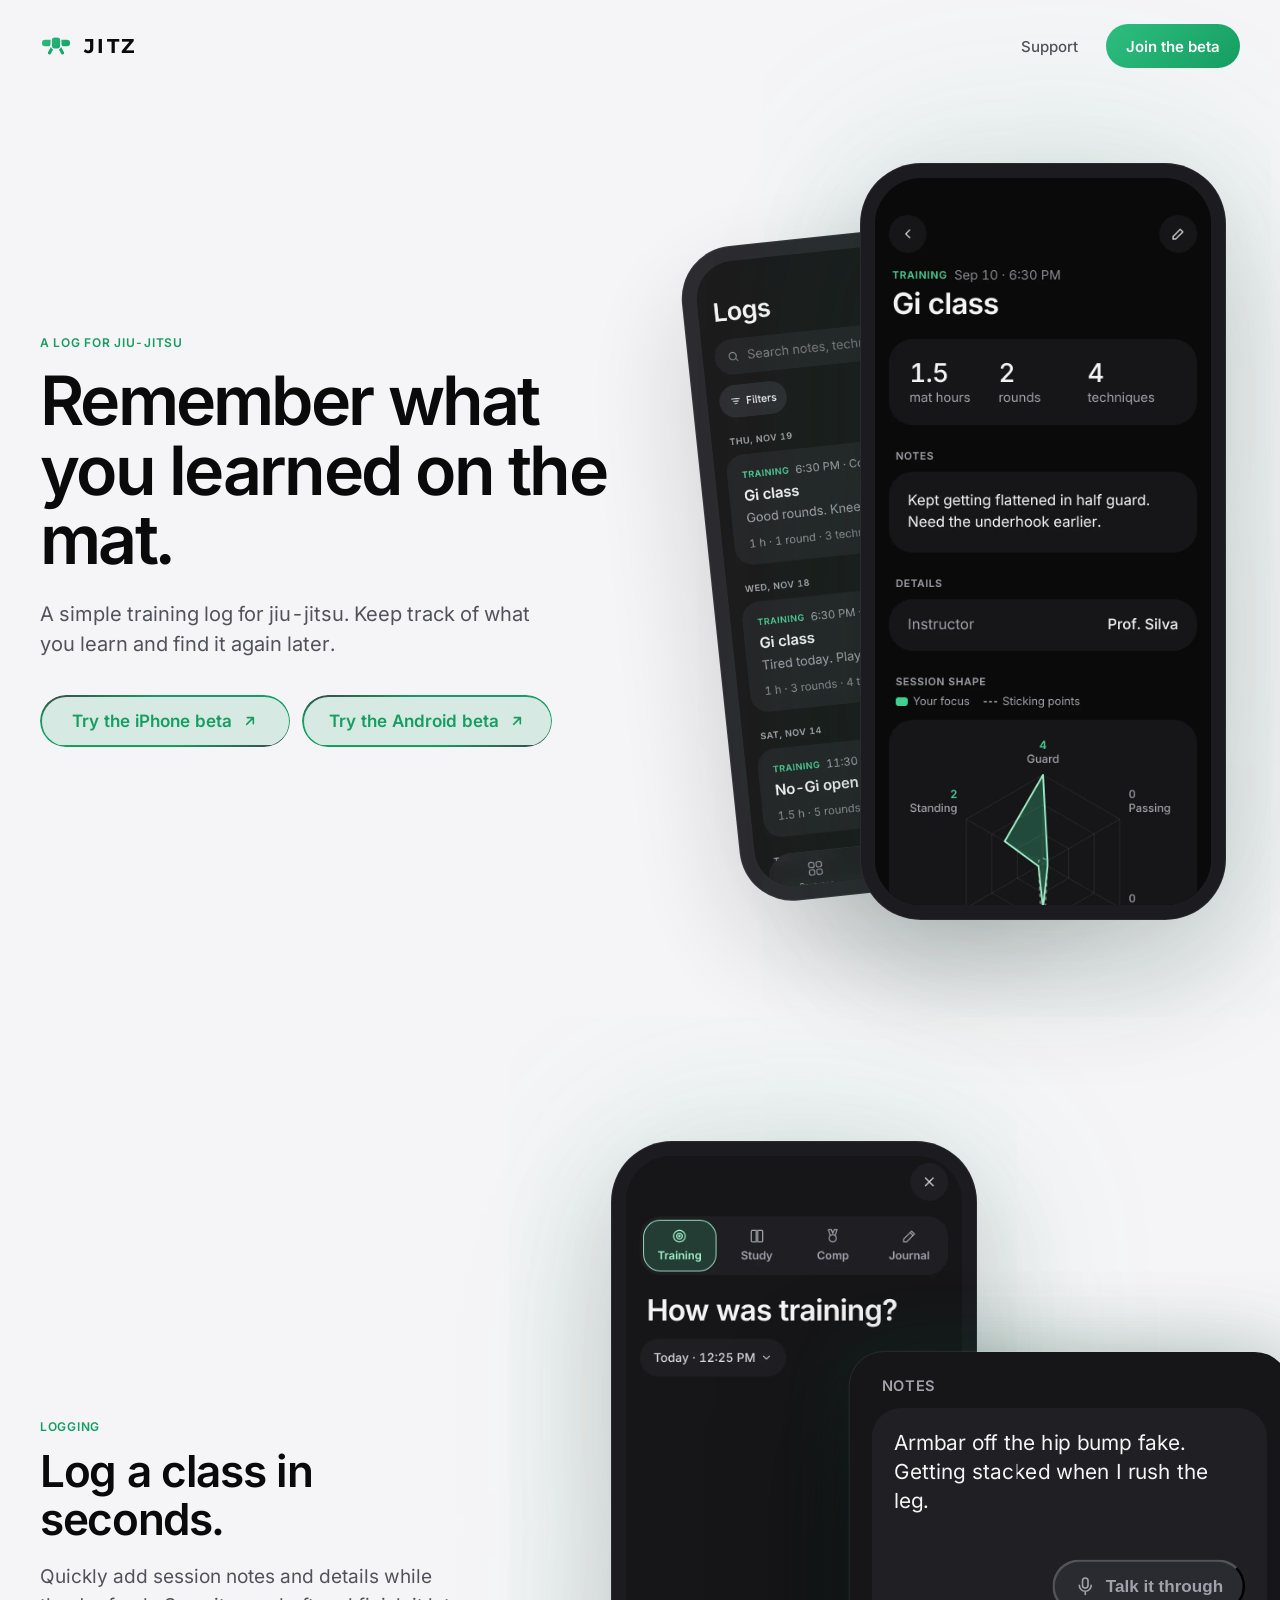
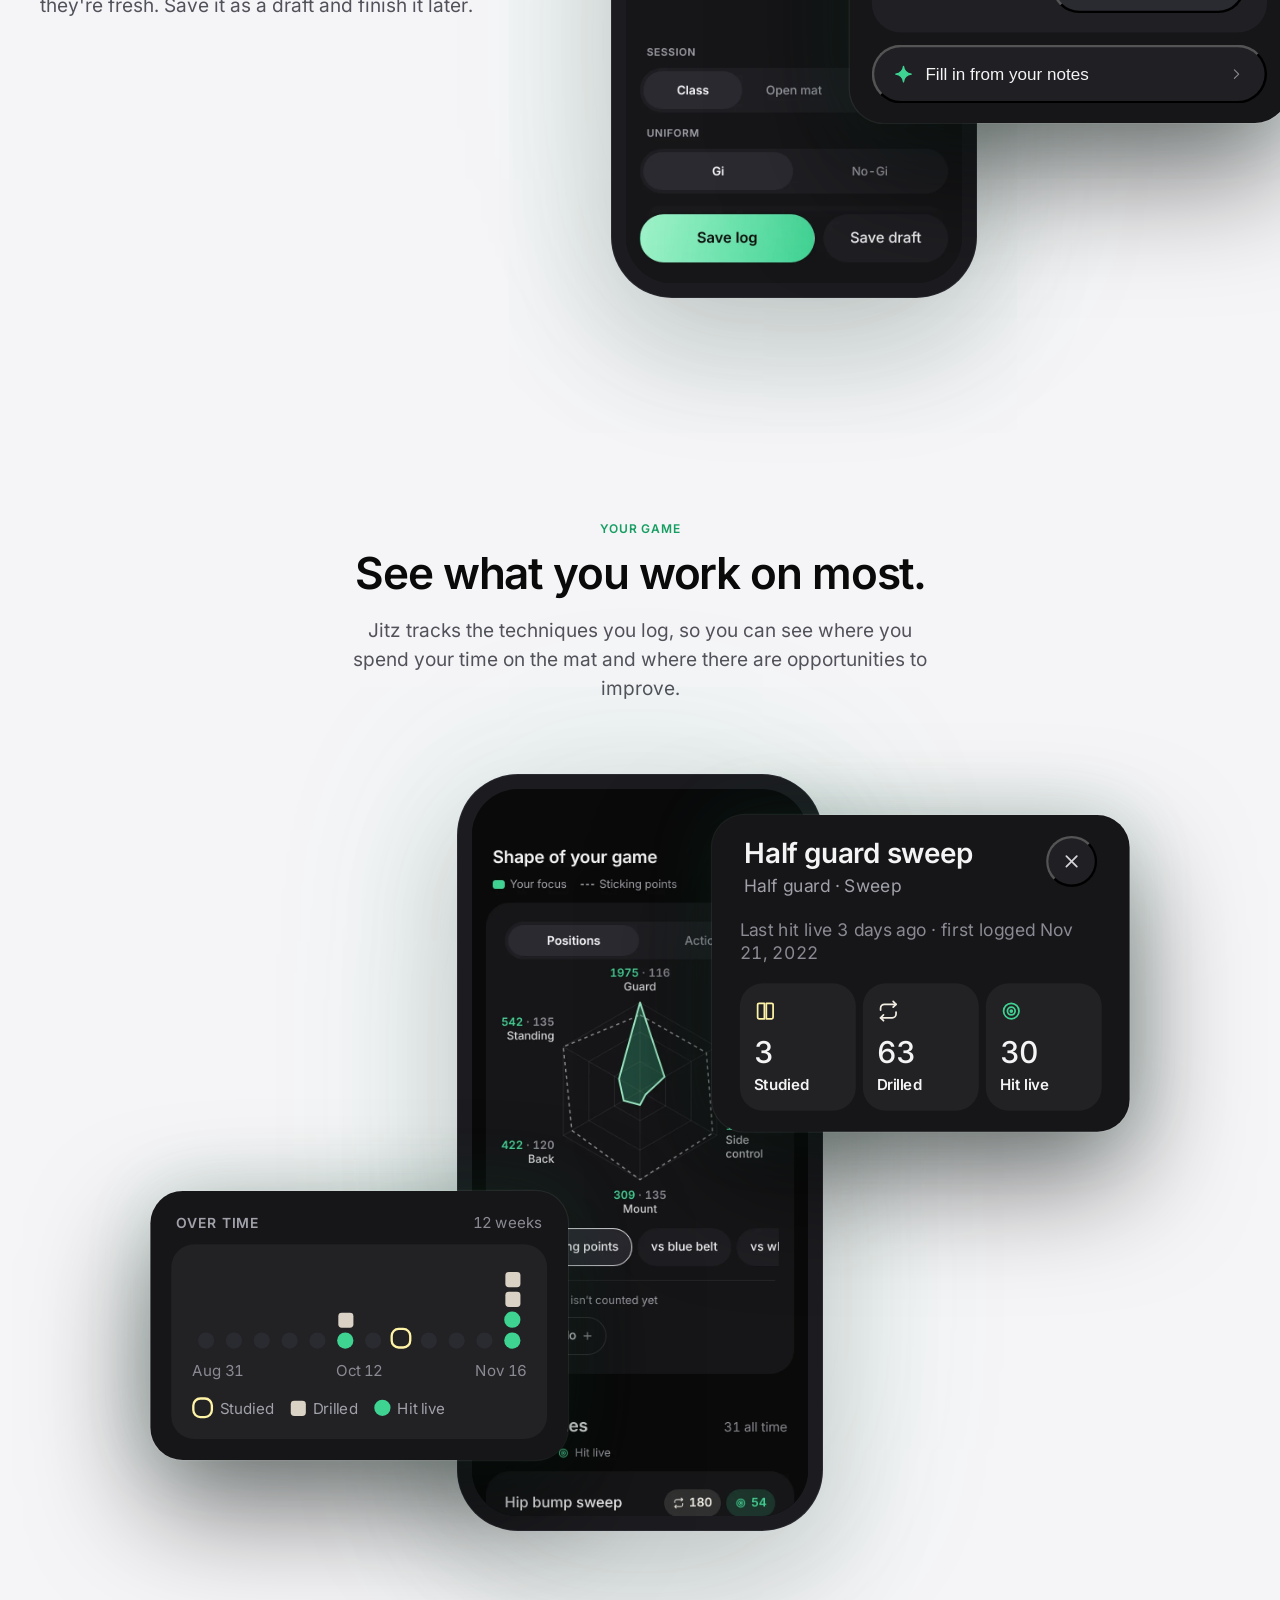
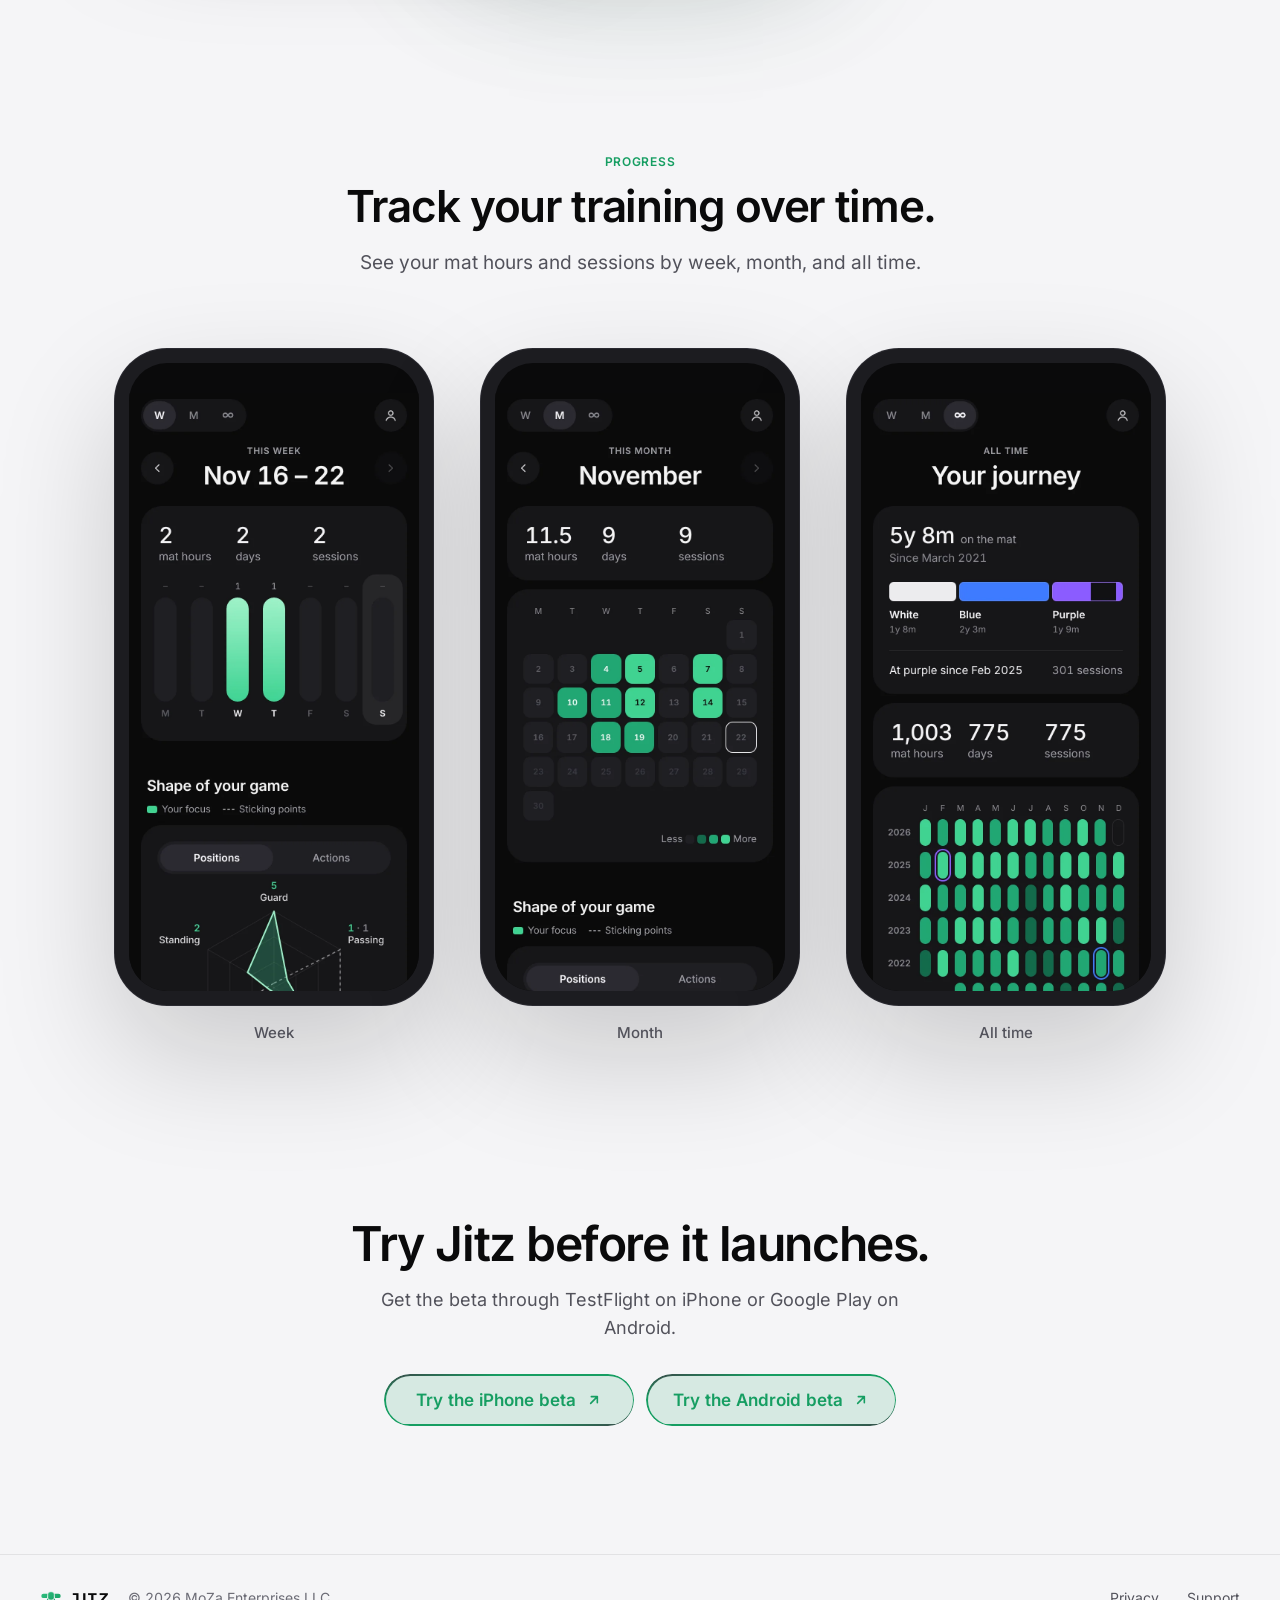
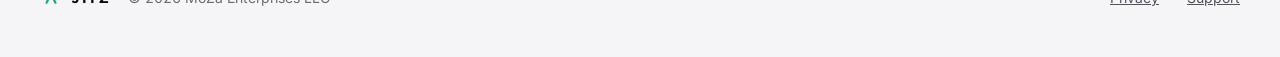
<file: index.html>
<!doctype html>
<html lang="en">
<head>
<meta charset="utf-8">
<meta name="viewport" content="width=device-width, initial-scale=1">
<title>Jitz: BJJ Training Log</title>
<meta name="description" content="A simple BJJ training log for iPhone and Android. Log classes, notes and techniques, and see what you work on most. No account needed.">
<link rel="canonical" href="https://jitz.app/">
<meta name="theme-color" content="#0a0a0b" media="(prefers-color-scheme: dark)">
<meta name="theme-color" content="#f5f5f7" media="(prefers-color-scheme: light)">
<meta property="og:title" content="Jitz: BJJ Training Log">
<meta property="og:description" content="A simple BJJ training log for iPhone and Android. Log classes, notes and techniques, and see what you work on most. No account needed.">
<meta property="og:url" content="https://jitz.app/">
<meta property="og:type" content="website">
<meta property="og:site_name" content="Jitz">
<meta property="og:image" content="https://jitz.app/assets/og.png">
<meta property="og:image:width" content="1200">
<meta property="og:image:height" content="630">
<meta property="og:image:alt" content="Jitz, a BJJ training log for iPhone and Android">
<meta name="twitter:card" content="summary_large_image">
<link rel="icon" href="/favicon.svg" type="image/svg+xml">
<link rel="icon" href="/favicon-48.png" sizes="48x48" type="image/png">
<link rel="apple-touch-icon" href="/apple-touch-icon.png">
<link rel="preload" href="/assets/fonts/inter.woff2" as="font" type="font/woff2" crossorigin>
<link rel="stylesheet" href="/assets/site.css">
<script src="/assets/beta.js" defer></script>
<script type="application/ld+json">[{"@context": "https://schema.org", "@type": "MobileApplication", "name": "Jitz: BJJ Training Log", "alternateName": "Jitz", "url": "https://jitz.app/", "description": "A simple BJJ training log for iPhone and Android. Log classes, notes and techniques, and see what you work on most. No account needed.", "operatingSystem": "iOS, Android", "applicationCategory": "SportsApplication", "image": "https://jitz.app/apple-touch-icon.png", "publisher": {"@type": "Organization", "name": "MoZa Enterprises LLC", "url": "https://jitz.app/", "email": "hello@jitz.app"}}, {"@context": "https://schema.org", "@type": "WebSite", "name": "Jitz", "url": "https://jitz.app/"}]</script>
</head>
<body>
<div class="site" style="background: var(--ground); color: var(--ink); font-family: -apple-system, 'SF Pro Text', Inter, system-ui, sans-serif; font-variant-numeric: tabular-nums; overflow-x: hidden">
<header style="max-width: 1200px; margin: 0 auto; padding: 24px; display: flex; align-items: center; justify-content: space-between; gap: 16px; flex-wrap: wrap">
<a href="/" aria-label="Jitz home" style="display: flex; align-items: center; gap: 12px; text-decoration: none">
<svg viewBox="0 0 100 100" width="32" height="32" aria-hidden="true" style="display:block;overflow:visible"><defs><linearGradient id="kg-nav" gradientUnits="userSpaceOnUse" x1="15" y1="15" x2="85" y2="85"><stop offset="0" style="stop-color:var(--hi)"/><stop offset="1" style="stop-color:var(--lo)"/></linearGradient></defs><g transform="translate(0 -7.5)" fill="url(#kg-nav)"><rect x="6" y="38" width="88" height="20" rx="10"/><rect x="38" y="46" width="14" height="44" rx="7" transform="rotate(28 45 50)" stroke="var(--knot-cut)" stroke-width="4"/><rect x="48" y="46" width="14" height="44" rx="7" transform="rotate(-28 55 50)" stroke="var(--knot-cut)" stroke-width="4"/><rect x="35" y="29" width="30" height="38" rx="11" stroke="var(--knot-cut)" stroke-width="4"/></g></svg>
<span style="font-family: Montserrat, sans-serif; font-size: 20px; line-height: 24px; font-weight: 700; letter-spacing: 0.12em">JITZ</span>
</a>
<nav aria-label="Main" style="display: flex; align-items: center; gap: 28px; font-size: 15px; font-weight: 500">
<a href="/support/" style="color: var(--ink2); text-decoration: none">Support</a>
<a class="beta-head" href="/#beta" style="height: 44px; padding: 0 20px; border-radius: 999px; background: linear-gradient(135deg, var(--hi), var(--lo)); color: var(--on); font-weight: 600; display: inline-flex; align-items: center; text-decoration: none">Join the beta</a>
</nav>
</header>
<section id="top" style="max-width: 1200px; margin: 0 auto; padding: 72px 24px 112px; display: flex; flex-wrap: wrap; align-items: center; justify-content: space-between; gap: 56px">
<div style="flex: 1 1 460px; min-width: 0; max-width: 600px">
<div style="font-size: 12px; font-weight: 600; letter-spacing: 0.06em; text-transform: uppercase; color: var(--acc-text)">A log for jiu-jitsu</div>
<h1 style="margin: 16px 0 0; font-size: 68px; line-height: 1.02; font-weight: 600; letter-spacing: -0.04em">Remember what you learned on the mat.</h1>
<p style="margin: 24px 0 0; font-size: 20px; line-height: 30px; color: var(--ink2); max-width: 520px">A simple training log for jiu-jitsu. Keep track of what you learn and find it again later.</p>
<div style="margin-top: 36px; display: flex; flex-wrap: wrap; align-items: center; gap: 12px">
<div class="beta" style="display: flex; flex-wrap: wrap; gap: 12px; justify-content: flex-start"><a class="gb" href="https://testflight.apple.com/join/VZxPs2MQ">Try the iPhone beta<svg width="16" height="16" viewBox="0 0 24 24" fill="none" stroke="currentColor" stroke-width="2.4" stroke-linecap="round" stroke-linejoin="round" aria-hidden="true"><path d="M7 17L17 7M8 7h9v9"/></svg></a><a class="gb" href="https://play.google.com/apps/testing/app.jitz">Try the Android beta<svg width="16" height="16" viewBox="0 0 24 24" fill="none" stroke="currentColor" stroke-width="2.4" stroke-linecap="round" stroke-linejoin="round" aria-hidden="true"><path d="M7 17L17 7M8 7h9v9"/></svg></a></div>
</div>
</div>
<div class="popwrap" style="flex: none; margin: 0 auto; padding: 0 0 0 150px">
<div style="position: relative; width: 364px; height: 754px">
<div class="pop" style="position: absolute; left: -150px; top: 70px; transform: rotate(-6deg); opacity: 0.92">
<div style="width: 318px; height: 656px; border-radius: 52px; background: var(--bezel); padding: 14px; box-sizing: border-box; box-shadow: 0 0 0 1px #2a2a31, 0 50px 120px var(--shadow)">
<div style="width: 290px; height: 628px; border-radius: 38px; overflow: hidden; background: #0a0a0b; padding-top: 30px; box-sizing: border-box">
<div style="width: 390px; transform: scale(0.7436); transform-origin: 0 0">
<img src="/assets/screens/logs.webp" width="390" height="844" alt="Jitz Logs screen listing recent training sessions with notes" style="display:block" decoding="async">
</div>
</div>
</div>
</div>
<div style="position: relative">
<div style="width: 364px; height: 755px; border-radius: 60px; background: var(--bezel); padding: 14px; box-sizing: border-box; box-shadow: 0 0 0 1px #2a2a31, 0 50px 120px var(--shadow), 0 0 200px var(--glow)">
<div style="width: 336px; height: 727px; border-radius: 46px; overflow: hidden; background: #0a0a0b; padding-top: 30px; box-sizing: border-box">
<div style="width: 390px; transform: scale(0.8615); transform-origin: 0 0; height: 1754px">
<img src="/assets/screens/logdetail.webp" width="390" height="844" alt="Jitz log detail for a Gi class: mat hours, rounds, techniques, notes and session shape" style="display:block" decoding="async">
</div>
</div>
</div>
</div>
</div>
</div>
</section>

<section style="max-width: 1200px; margin: 0 auto; padding: 112px 24px; display: flex; flex-wrap: wrap; align-items: center; justify-content: space-between; gap: 48px">
<div style="flex: 1 1 360px; min-width: 0; max-width: 440px">
<div style="font-size: 12px; font-weight: 600; letter-spacing: 0.06em; text-transform: uppercase; color: var(--acc-text)">Logging</div>
<h2 style="margin: 14px 0 0; font-size: 44px; line-height: 1.08; font-weight: 600; letter-spacing: -0.03em">Log a class in seconds.</h2>
<p style="margin: 18px 0 0; font-size: 19px; line-height: 29px; color: var(--ink2)">Quickly add session notes and details while they're fresh. Save it as a draft and finish it later.</p>
</div>
<div class="popwrap" style="flex: none; margin: 0 auto; padding: 0 180px 0 0">
<div style="position: relative; width: 364px">
<div style="width: 364px; height: 755px; border-radius: 60px; background: var(--bezel); padding: 14px; box-sizing: border-box; box-shadow: 0 0 0 1px #2a2a31, 0 50px 120px var(--shadow), 0 0 200px var(--glow)">
<div style="width: 336px; height: 727px; border-radius: 46px; overflow: hidden; background: #161619">
<div style="width: 390px; transform: scale(0.8615); transform-origin: 0 0">
<picture><source media="(max-width: 760px)" srcset="/assets/screens/logfull.webp"><img src="/assets/screens/loglifted.webp" width="390" height="844" alt="Jitz How was training? screen for logging a session" style="display:block" loading="lazy" decoding="async"></picture>
</div>
</div>
</div>
<div class="pop" style="position: absolute; right: -313px; top: 210px; width: 360px; transform: scale(1.22); transform-origin: right top; border-radius: 28px; background: #161619; box-shadow: 0 0 0 1px rgba(255,255,255,0.07), 0 40px 100px rgba(0,0,0,0.55), 0 0 60px var(--glow); color: #f4f4f5; overflow: hidden">
<div style="display: flex; position: relative; flex-direction: column; flex-shrink: 0; align-items: stretch; padding: 20px 18px 16px"><div style="position: relative; margin-right: 8px; margin-bottom: 10px; margin-left: 8px; color: rgb(161, 161, 170); font-size: 12px; font-weight: 600; line-height: 16px; letter-spacing: 0.7px; text-transform: uppercase; white-space: pre-wrap; font-variant-numeric: tabular-nums; overflow-wrap: break-word">Notes</div><div style="display: flex; position: relative; flex-direction: column; flex-shrink: 0; align-items: stretch; padding-top: 16px; padding-right: 18px; padding-bottom: 16px; padding-left: 18px; border-top-left-radius: 24px; border-top-right-radius: 24px; border-bottom-left-radius: 24px; border-bottom-right-radius: 24px; background-color: rgb(31, 31, 36)"><div style="display: block; min-height: 96px; color: rgb(244, 244, 245); font-size: 17px; line-height: 24px; overflow-x: auto; overflow-y: auto; white-space: pre-wrap; overflow-wrap: break-word; white-space: pre-wrap">Armbar off the hip bump fake. Getting stacked when I rush the leg.</div><div style="display: flex; position: relative; flex-direction: column; flex-shrink: 0; align-items: stretch; gap: 10px; row-gap: 10px; column-gap: 10px; margin-top: 12px"><div style="display: flex; position: relative; flex-shrink: 0; align-items: stretch; justify-content: flex-end; gap: 10px; row-gap: 10px; column-gap: 10px"><button style="text-align: start; display: flex; position: relative; height: 44px; flex-shrink: 0; align-items: center; gap: 8px; row-gap: 8px; column-gap: 8px; padding-right: 16px; padding-left: 16px; border-top-left-radius: 999px; border-top-right-radius: 999px; border-bottom-left-radius: 999px; border-bottom-right-radius: 999px; background-color: rgb(42, 42, 49); font-size: 13.3333px; text-align: center" aria-label="Talk it through"><svg style="display: block; overflow-x: hidden; overflow-y: hidden; box-sizing: content-box" width="18" height="18" viewBox="0 0 24 24" aria-hidden="true"><rect x="9" y="3" width="6" height="11" rx="3" stroke="#a1a1aa" stroke-width="1.8" stroke-linecap="round" stroke-linejoin="round" fill="none"></rect><path d="M5.5 11a6.5 6.5 0 0 0 13 0M12 17.5V21" stroke="#a1a1aa" stroke-width="1.8" stroke-linecap="round" stroke-linejoin="round" fill="none"></path></svg><div style="position: relative; color: rgb(161, 161, 170); font-size: 14px; font-weight: 600; line-height: 19px; text-align: start; white-space: pre-wrap; font-variant-numeric: tabular-nums; overflow-wrap: break-word">Talk it through</div></button></div></div></div><button style="text-align: start; display: flex; position: relative; min-height: 48px; flex-shrink: 0; align-items: center; gap: 10px; row-gap: 10px; column-gap: 10px; margin-top: 10px; padding-right: 16px; padding-left: 16px; border-top-left-radius: 999px; border-top-right-radius: 999px; border-bottom-left-radius: 999px; border-bottom-right-radius: 999px; background-color: rgb(31, 31, 36); font-size: 13.3333px; text-align: center"><svg style="display: block; overflow-x: hidden; overflow-y: hidden; box-sizing: content-box" width="16" height="16" viewBox="0 0 24 24" aria-hidden="true"><path d="M12 2.5C12.6 7.6 16.4 11.4 21.5 12 16.4 12.6 12.6 16.4 12 21.5 11.4 16.4 7.6 12.6 2.5 12 7.6 11.4 11.4 7.6 12 2.5Z" stroke="#3fd392" stroke-width="1.6" stroke-linecap="round" stroke-linejoin="round" fill="#3fd392"></path></svg><div style="position: relative; flex-grow: 1; flex-basis: 0%; color: rgb(244, 244, 245); font-size: 14px; font-weight: 500; line-height: 19px; text-align: start; white-space: pre-wrap; font-variant-numeric: tabular-nums; overflow-wrap: break-word">Fill in from your notes</div><svg style="display: block; overflow-x: hidden; overflow-y: hidden; box-sizing: content-box" width="14" height="14" viewBox="0 0 24 24" aria-hidden="true"><path d="M9 6l6 6-6 6" stroke="#8a8a93" stroke-width="1.6" stroke-linecap="round" stroke-linejoin="round" fill="none"></path></svg></button></div>
</div>
</div>
</div>
</section>

<section style="max-width: 1200px; margin: 0 auto; padding: 112px 24px">
<div style="text-align: center; margin: 0 auto; flex: 1 1 360px; min-width: 0; max-width: 600px">
<div style="font-size: 12px; font-weight: 600; letter-spacing: 0.06em; text-transform: uppercase; color: var(--acc-text)">Your game</div>
<h2 style="margin: 14px 0 0; font-size: 44px; line-height: 1.08; font-weight: 600; letter-spacing: -0.03em">See what you work on most.</h2>
<p style="margin: 18px 0 0; font-size: 19px; line-height: 29px; color: var(--ink2)">Jitz tracks the techniques you log, so you can see where you spend your time on the mat and where there are opportunities to improve.</p>
</div>
<div class="popwrap" style="margin: 72px auto 0; width: 364px; padding: 0 310px; box-sizing: content-box">
<div style="position: relative; width: 364px">
<div style="width: 364px; height: 755px; border-radius: 60px; background: var(--bezel); padding: 14px; box-sizing: border-box; box-shadow: 0 0 0 1px #2a2a31, 0 50px 120px var(--shadow), 0 0 200px var(--glow)">
<div style="width: 336px; height: 727px; border-radius: 46px; overflow: hidden; background: #0a0a0b; padding-top: 30px; box-sizing: border-box">
<div style="width: 390px; transform: scale(0.8615); transform-origin: 0 0">
<img src="/assets/screens/allshape.webp" width="390" height="844" alt="Jitz all-time Shape of your game radar chart comparing focus and sticking points" style="display:block" loading="lazy" decoding="async">
</div>
</div>
</div>

<div class="pop" style="position: absolute; right: -250px; top: 40px; width: 360px; transform: scale(1.16); transform-origin: left top; border-radius: 28px; background: #161619; box-shadow: 0 0 0 1px rgba(255,255,255,0.07), 0 40px 100px rgba(0,0,0,0.55), 0 0 60px var(--glow); color: #f4f4f5; overflow: hidden">
<div style="padding: 18px 8px 18px"><div style="display: flex; position: relative; flex-shrink: 0; align-items: flex-start; gap: 12px; row-gap: 12px; column-gap: 12px; margin-bottom: 18px; padding-right: 20px; padding-left: 20px"><div style="display: flex; position: relative; flex-direction: column; flex-grow: 1; flex-basis: 0%; align-items: stretch"><h2 style="margin: 0; font-size: inherit; font-weight: inherit; display: block; position: relative; color: rgb(244, 244, 245); font-size: 24px; font-weight: 600; line-height: 30px; letter-spacing: -0.4px; white-space: pre-wrap; font-variant-numeric: tabular-nums; overflow-wrap: break-word">Half guard sweep</h2><div style="position: relative; margin-top: 3px; color: rgb(161, 161, 170); font-size: 15px; line-height: 20px; white-space: pre-wrap; font-variant-numeric: tabular-nums; overflow-wrap: break-word">Half guard · Sweep</div></div><button style="text-align: start; display: flex; position: relative; width: 44px; height: 44px; flex-direction: column; flex-shrink: 0; align-items: center; justify-content: center; border-top-left-radius: 22px; border-top-right-radius: 22px; border-bottom-left-radius: 22px; border-bottom-right-radius: 22px; background-color: rgb(31, 31, 36); font-size: 13.3333px; text-align: center" aria-label="Close"><svg style="display: block; overflow-x: hidden; overflow-y: hidden; box-sizing: content-box" width="18" height="18" viewBox="0 0 24 24" aria-hidden="true"><path d="M6 6l12 12M18 6L6 18" stroke="#d4d4d8" stroke-width="2" stroke-linecap="round" stroke-linejoin="round" fill="none"></path></svg></button></div><div style="padding: 0 16px"><div style="position: relative; margin-bottom: 16px; color: rgb(138, 138, 147); font-size: 15px; line-height: 20px; white-space: pre-wrap; font-variant-numeric: tabular-nums; overflow-wrap: break-word">Last hit live 3 days ago · first logged Nov 21, 2022</div><div style="display: flex; position: relative; flex-shrink: 0; align-items: stretch; gap: 6px; row-gap: 6px; column-gap: 6px"><div style="display: flex; position: relative; flex-direction: column; flex-grow: 1; flex-basis: 0%; align-items: stretch; padding-top: 14px; padding-right: 12px; padding-bottom: 14px; padding-left: 12px; border-top-left-radius: 20px; border-top-right-radius: 20px; border-bottom-left-radius: 20px; border-bottom-right-radius: 20px; background-color: rgba(255, 255, 255, 0.05)" aria-label="Studied: 3"><svg style="display: block; overflow-x: hidden; overflow-y: hidden; box-sizing: content-box" width="20" height="20" viewBox="0 0 24 24" aria-hidden="true"><path d="M4 5.5A1.5 1.5 0 0 1 5.5 4H11v16H5.5A1.5 1.5 0 0 1 4 18.5z" stroke="#fff3a6" stroke-width="1.8" stroke-linecap="round" stroke-linejoin="round" fill="none"></path><path d="M20 5.5A1.5 1.5 0 0 0 18.5 4H13v16h5.5a1.5 1.5 0 0 0 1.5-1.5z" stroke="#fff3a6" stroke-width="1.8" stroke-linecap="round" stroke-linejoin="round" fill="none"></path></svg><div style="position: relative; margin-top: 10px; color: rgb(244, 244, 245); font-size: 26px; font-weight: 500; line-height: 32px; white-space: pre-wrap; font-variant-numeric: tabular-nums; overflow-wrap: break-word">3</div><div style="position: relative; margin-top: 2px; color: rgb(244, 244, 245); font-size: 13px; font-weight: 600; line-height: 18px; white-space: pre-wrap; font-variant-numeric: tabular-nums; overflow-wrap: break-word">Studied</div></div><div style="display: flex; position: relative; flex-direction: column; flex-grow: 1; flex-basis: 0%; align-items: stretch; padding-top: 14px; padding-right: 12px; padding-bottom: 14px; padding-left: 12px; border-top-left-radius: 20px; border-top-right-radius: 20px; border-bottom-left-radius: 20px; border-bottom-right-radius: 20px; background-color: rgba(255, 255, 255, 0.05)" aria-label="Drilled: 63"><svg style="display: block; overflow-x: hidden; overflow-y: hidden; box-sizing: content-box" width="20" height="20" viewBox="0 0 24 24" aria-hidden="true"><path d="M17 2l3 3-3 3" stroke="#f2ece2" stroke-width="1.8" stroke-linecap="round" stroke-linejoin="round" fill="none"></path><path d="M4 11V9a4 4 0 0 1 4-4h12" stroke="#f2ece2" stroke-width="1.8" stroke-linecap="round" stroke-linejoin="round" fill="none"></path><path d="M7 22l-3-3 3-3" stroke="#f2ece2" stroke-width="1.8" stroke-linecap="round" stroke-linejoin="round" fill="none"></path><path d="M20 13v2a4 4 0 0 1-4 4H4" stroke="#f2ece2" stroke-width="1.8" stroke-linecap="round" stroke-linejoin="round" fill="none"></path></svg><div style="position: relative; margin-top: 10px; color: rgb(244, 244, 245); font-size: 26px; font-weight: 500; line-height: 32px; white-space: pre-wrap; font-variant-numeric: tabular-nums; overflow-wrap: break-word">63</div><div style="position: relative; margin-top: 2px; color: rgb(244, 244, 245); font-size: 13px; font-weight: 600; line-height: 18px; white-space: pre-wrap; font-variant-numeric: tabular-nums; overflow-wrap: break-word">Drilled</div></div><div style="display: flex; position: relative; flex-direction: column; flex-grow: 1; flex-basis: 0%; align-items: stretch; padding-top: 14px; padding-right: 12px; padding-bottom: 14px; padding-left: 12px; border-top-left-radius: 20px; border-top-right-radius: 20px; border-bottom-left-radius: 20px; border-bottom-right-radius: 20px; background-color: rgba(255, 255, 255, 0.05)" aria-label="Hit live: 30"><svg style="display: block; overflow-x: hidden; overflow-y: hidden; box-sizing: content-box" width="20" height="20" viewBox="0 0 24 24" aria-hidden="true"><circle cx="12" cy="12" r="8" stroke="#3fd392" stroke-width="1.8" stroke-linecap="round" stroke-linejoin="round" fill="none"></circle><circle cx="12" cy="12" r="4" stroke="#3fd392" stroke-width="1.8" stroke-linecap="round" stroke-linejoin="round" fill="none"></circle><circle cx="12" cy="12" r="1" stroke="#3fd392" stroke-width="1.8" stroke-linecap="round" stroke-linejoin="round" fill="none"></circle></svg><div style="position: relative; margin-top: 10px; color: rgb(244, 244, 245); font-size: 26px; font-weight: 500; line-height: 32px; white-space: pre-wrap; font-variant-numeric: tabular-nums; overflow-wrap: break-word">30</div><div style="position: relative; margin-top: 2px; color: rgb(244, 244, 245); font-size: 13px; font-weight: 600; line-height: 18px; white-space: pre-wrap; font-variant-numeric: tabular-nums; overflow-wrap: break-word">Hit live</div></div></div></div></div>
</div>
<div class="pop" style="position: absolute; left: -250px; bottom: 70px; width: 360px; transform: scale(1.16); transform-origin: right bottom; border-radius: 28px; background: #161619; box-shadow: 0 0 0 1px rgba(255,255,255,0.07), 0 40px 100px rgba(0,0,0,0.55), 0 0 60px var(--glow); color: #f4f4f5; overflow: hidden">
<div style="padding: 18px 18px 18px"><div style="display: flex; position: relative; flex-shrink: 0; align-items: baseline; justify-content: space-between; margin-top: 0px; margin-right: 4px; margin-bottom: 10px; margin-left: 4px"><div style="position: relative; color: rgb(161, 161, 170); font-size: 12px; font-weight: 600; line-height: 16px; letter-spacing: 0.7px; text-transform: uppercase; white-space: pre-wrap; font-variant-numeric: tabular-nums; overflow-wrap: break-word">Over time</div><div style="position: relative; color: rgb(138, 138, 147); font-size: 13px; line-height: 18px; white-space: pre-wrap; font-variant-numeric: tabular-nums; overflow-wrap: break-word">12 weeks</div></div><div style="display: flex; position: relative; flex-direction: column; flex-shrink: 0; align-items: stretch; padding-top: 18px; padding-right: 18px; padding-bottom: 18px; padding-left: 18px; border-top-left-radius: 20px; border-top-right-radius: 20px; border-bottom-left-radius: 20px; border-bottom-right-radius: 20px; background-color: rgba(255, 255, 255, 0.05)"><div style="display: flex; position: relative; flex-shrink: 0; align-items: flex-end" aria-label="Last 12 weeks: studied 1, drilled 3, hit live 3"><div style="display: flex; position: relative; height: 72px; flex-direction: column-reverse; flex-grow: 1; flex-basis: 0%; align-items: center; justify-content: flex-start; gap: 4px; row-gap: 4px; column-gap: 4px"><div style="display: flex; position: relative; width: 14px; height: 14px; flex-direction: column; flex-shrink: 0; align-items: stretch; border-top-left-radius: 7px; border-top-right-radius: 7px; border-bottom-left-radius: 7px; border-bottom-right-radius: 7px; background-color: rgb(42, 42, 49)"></div></div><div style="display: flex; position: relative; height: 72px; flex-direction: column-reverse; flex-grow: 1; flex-basis: 0%; align-items: center; justify-content: flex-start; gap: 4px; row-gap: 4px; column-gap: 4px"><div style="display: flex; position: relative; width: 14px; height: 14px; flex-direction: column; flex-shrink: 0; align-items: stretch; border-top-left-radius: 7px; border-top-right-radius: 7px; border-bottom-left-radius: 7px; border-bottom-right-radius: 7px; background-color: rgb(42, 42, 49)"></div></div><div style="display: flex; position: relative; height: 72px; flex-direction: column-reverse; flex-grow: 1; flex-basis: 0%; align-items: center; justify-content: flex-start; gap: 4px; row-gap: 4px; column-gap: 4px"><div style="display: flex; position: relative; width: 14px; height: 14px; flex-direction: column; flex-shrink: 0; align-items: stretch; border-top-left-radius: 7px; border-top-right-radius: 7px; border-bottom-left-radius: 7px; border-bottom-right-radius: 7px; background-color: rgb(42, 42, 49)"></div></div><div style="display: flex; position: relative; height: 72px; flex-direction: column-reverse; flex-grow: 1; flex-basis: 0%; align-items: center; justify-content: flex-start; gap: 4px; row-gap: 4px; column-gap: 4px"><div style="display: flex; position: relative; width: 14px; height: 14px; flex-direction: column; flex-shrink: 0; align-items: stretch; border-top-left-radius: 7px; border-top-right-radius: 7px; border-bottom-left-radius: 7px; border-bottom-right-radius: 7px; background-color: rgb(42, 42, 49)"></div></div><div style="display: flex; position: relative; height: 72px; flex-direction: column-reverse; flex-grow: 1; flex-basis: 0%; align-items: center; justify-content: flex-start; gap: 4px; row-gap: 4px; column-gap: 4px"><div style="display: flex; position: relative; width: 14px; height: 14px; flex-direction: column; flex-shrink: 0; align-items: stretch; border-top-left-radius: 7px; border-top-right-radius: 7px; border-bottom-left-radius: 7px; border-bottom-right-radius: 7px; background-color: rgb(42, 42, 49)"></div></div><div style="display: flex; position: relative; height: 72px; flex-direction: column-reverse; flex-grow: 1; flex-basis: 0%; align-items: center; justify-content: flex-start; gap: 4px; row-gap: 4px; column-gap: 4px"><div style="display: flex; position: relative; width: 14px; height: 14px; flex-direction: column; flex-shrink: 0; align-items: stretch; border-top-left-radius: 7px; border-top-right-radius: 7px; border-bottom-left-radius: 7px; border-bottom-right-radius: 7px; background-color: rgb(63, 211, 146)"></div><div style="display: flex; position: relative; width: 13px; height: 13px; flex-direction: column; flex-shrink: 0; align-items: stretch; border-top-left-radius: 3px; border-top-right-radius: 3px; border-bottom-left-radius: 3px; border-bottom-right-radius: 3px; background-color: rgb(217, 210, 197)"></div></div><div style="display: flex; position: relative; height: 72px; flex-direction: column-reverse; flex-grow: 1; flex-basis: 0%; align-items: center; justify-content: flex-start; gap: 4px; row-gap: 4px; column-gap: 4px"><div style="display: flex; position: relative; width: 14px; height: 14px; flex-direction: column; flex-shrink: 0; align-items: stretch; border-top-left-radius: 7px; border-top-right-radius: 7px; border-bottom-left-radius: 7px; border-bottom-right-radius: 7px; background-color: rgb(42, 42, 49)"></div></div><div style="display: flex; position: relative; height: 72px; flex-direction: column-reverse; flex-grow: 1; flex-basis: 0%; align-items: center; justify-content: flex-start; gap: 4px; row-gap: 4px; column-gap: 4px"><div style="display: flex; position: relative; width: 14px; height: 14px; flex-direction: column; flex-shrink: 0; align-items: stretch; border-top-width: 2px; border-right-width: 2px; border-bottom-width: 2px; border-left-width: 2px; border-top-style: solid; border-right-style: solid; border-bottom-style: solid; border-left-style: solid; border-top-color: rgb(255, 243, 166); border-right-color: rgb(255, 243, 166); border-bottom-color: rgb(255, 243, 166); border-left-color: rgb(255, 243, 166); border-top-left-radius: 7px; border-top-right-radius: 7px; border-bottom-left-radius: 7px; border-bottom-right-radius: 7px"></div></div><div style="display: flex; position: relative; height: 72px; flex-direction: column-reverse; flex-grow: 1; flex-basis: 0%; align-items: center; justify-content: flex-start; gap: 4px; row-gap: 4px; column-gap: 4px"><div style="display: flex; position: relative; width: 14px; height: 14px; flex-direction: column; flex-shrink: 0; align-items: stretch; border-top-left-radius: 7px; border-top-right-radius: 7px; border-bottom-left-radius: 7px; border-bottom-right-radius: 7px; background-color: rgb(42, 42, 49)"></div></div><div style="display: flex; position: relative; height: 72px; flex-direction: column-reverse; flex-grow: 1; flex-basis: 0%; align-items: center; justify-content: flex-start; gap: 4px; row-gap: 4px; column-gap: 4px"><div style="display: flex; position: relative; width: 14px; height: 14px; flex-direction: column; flex-shrink: 0; align-items: stretch; border-top-left-radius: 7px; border-top-right-radius: 7px; border-bottom-left-radius: 7px; border-bottom-right-radius: 7px; background-color: rgb(42, 42, 49)"></div></div><div style="display: flex; position: relative; height: 72px; flex-direction: column-reverse; flex-grow: 1; flex-basis: 0%; align-items: center; justify-content: flex-start; gap: 4px; row-gap: 4px; column-gap: 4px"><div style="display: flex; position: relative; width: 14px; height: 14px; flex-direction: column; flex-shrink: 0; align-items: stretch; border-top-left-radius: 7px; border-top-right-radius: 7px; border-bottom-left-radius: 7px; border-bottom-right-radius: 7px; background-color: rgb(42, 42, 49)"></div></div><div style="display: flex; position: relative; height: 72px; flex-direction: column-reverse; flex-grow: 1; flex-basis: 0%; align-items: center; justify-content: flex-start; gap: 4px; row-gap: 4px; column-gap: 4px"><div style="display: flex; position: relative; width: 14px; height: 14px; flex-direction: column; flex-shrink: 0; align-items: stretch; border-top-left-radius: 7px; border-top-right-radius: 7px; border-bottom-left-radius: 7px; border-bottom-right-radius: 7px; background-color: rgb(63, 211, 146)"></div><div style="display: flex; position: relative; width: 14px; height: 14px; flex-direction: column; flex-shrink: 0; align-items: stretch; border-top-left-radius: 7px; border-top-right-radius: 7px; border-bottom-left-radius: 7px; border-bottom-right-radius: 7px; background-color: rgb(63, 211, 146)"></div><div style="display: flex; position: relative; width: 13px; height: 13px; flex-direction: column; flex-shrink: 0; align-items: stretch; border-top-left-radius: 3px; border-top-right-radius: 3px; border-bottom-left-radius: 3px; border-bottom-right-radius: 3px; background-color: rgb(217, 210, 197)"></div><div style="display: flex; position: relative; width: 13px; height: 13px; flex-direction: column; flex-shrink: 0; align-items: stretch; border-top-left-radius: 3px; border-top-right-radius: 3px; border-bottom-left-radius: 3px; border-bottom-right-radius: 3px; background-color: rgb(217, 210, 197)"></div></div></div><div style="display: flex; position: relative; flex-shrink: 0; align-items: stretch; justify-content: space-between; margin-top: 10px"><div style="position: relative; color: rgb(138, 138, 147); font-size: 13px; line-height: 18px; white-space: pre-wrap; font-variant-numeric: tabular-nums; overflow-wrap: break-word">Aug 31</div><div style="position: relative; color: rgb(138, 138, 147); font-size: 13px; line-height: 18px; white-space: pre-wrap; font-variant-numeric: tabular-nums; overflow-wrap: break-word">Oct 12</div><div style="position: relative; color: rgb(138, 138, 147); font-size: 13px; line-height: 18px; white-space: pre-wrap; font-variant-numeric: tabular-nums; overflow-wrap: break-word">Nov 16</div></div><div style="display: flex; position: relative; flex-shrink: 0; align-items: stretch; gap: 14px; row-gap: 14px; column-gap: 14px; margin-top: 14px"><div style="display: flex; position: relative; flex-shrink: 0; align-items: center; gap: 6px; row-gap: 6px; column-gap: 6px"><div style="display: flex; position: relative; width: 14px; height: 14px; flex-direction: column; flex-shrink: 0; align-items: stretch; border-top-width: 2px; border-right-width: 2px; border-bottom-width: 2px; border-left-width: 2px; border-top-style: solid; border-right-style: solid; border-bottom-style: solid; border-left-style: solid; border-top-color: rgb(255, 243, 166); border-right-color: rgb(255, 243, 166); border-bottom-color: rgb(255, 243, 166); border-left-color: rgb(255, 243, 166); border-top-left-radius: 7px; border-top-right-radius: 7px; border-bottom-left-radius: 7px; border-bottom-right-radius: 7px"></div><div style="position: relative; color: rgb(161, 161, 170); font-size: 13px; line-height: 18px; white-space: pre-wrap; font-variant-numeric: tabular-nums; overflow-wrap: break-word">Studied</div></div><div style="display: flex; position: relative; flex-shrink: 0; align-items: center; gap: 6px; row-gap: 6px; column-gap: 6px"><div style="display: flex; position: relative; width: 13px; height: 13px; flex-direction: column; flex-shrink: 0; align-items: stretch; border-top-left-radius: 3px; border-top-right-radius: 3px; border-bottom-left-radius: 3px; border-bottom-right-radius: 3px; background-color: rgb(217, 210, 197)"></div><div style="position: relative; color: rgb(161, 161, 170); font-size: 13px; line-height: 18px; white-space: pre-wrap; font-variant-numeric: tabular-nums; overflow-wrap: break-word">Drilled</div></div><div style="display: flex; position: relative; flex-shrink: 0; align-items: center; gap: 6px; row-gap: 6px; column-gap: 6px"><div style="display: flex; position: relative; width: 14px; height: 14px; flex-direction: column; flex-shrink: 0; align-items: stretch; border-top-left-radius: 7px; border-top-right-radius: 7px; border-bottom-left-radius: 7px; border-bottom-right-radius: 7px; background-color: rgb(63, 211, 146)"></div><div style="position: relative; color: rgb(161, 161, 170); font-size: 13px; line-height: 18px; white-space: pre-wrap; font-variant-numeric: tabular-nums; overflow-wrap: break-word">Hit live</div></div></div></div></div>
</div>
</div>
</div>
</section>

<section style="max-width: 1200px; margin: 0 auto; padding: 112px 24px">
<div style="text-align: center; margin: 0 auto; flex: 1 1 360px; min-width: 0; max-width: 600px">
<div style="font-size: 12px; font-weight: 600; letter-spacing: 0.06em; text-transform: uppercase; color: var(--acc-text)">Progress</div>
<h2 style="margin: 14px 0 0; font-size: 44px; line-height: 1.08; font-weight: 600; letter-spacing: -0.03em">Track your training over time.</h2>
<p style="margin: 18px 0 0; font-size: 19px; line-height: 29px; color: var(--ink2)">See your mat hours and sessions by week, month, and all time.</p>
</div>
<div style="margin-top: 72px; display: flex; flex-wrap: wrap; justify-content: center; gap: 48px">
<div style="display: flex; flex-direction: column; align-items: center; gap: 18px; flex: none">
<div style="width: 318px; height: 656px; border-radius: 52px; background: var(--bezel); padding: 14px; box-sizing: border-box; box-shadow: 0 0 0 1px #2a2a31, 0 50px 120px var(--shadow)">
<div style="width: 290px; height: 628px; border-radius: 38px; overflow: hidden; background: #0a0a0b; padding-top: 30px; box-sizing: border-box">
<div style="width: 390px; transform: scale(0.7436); transform-origin: 0 0">
<img src="/assets/screens/week.webp" width="390" height="844" alt="Jitz week view with mat hours, days and sessions" style="display:block" loading="lazy" decoding="async">
</div>
</div>
</div>
<span style="font-size: 15px; font-weight: 500; color: var(--ink2)">Week</span>
</div>
<div style="display: flex; flex-direction: column; align-items: center; gap: 18px; flex: none">
<div style="width: 318px; height: 656px; border-radius: 52px; background: var(--bezel); padding: 14px; box-sizing: border-box; box-shadow: 0 0 0 1px #2a2a31, 0 50px 120px var(--shadow)">
<div style="width: 290px; height: 628px; border-radius: 38px; overflow: hidden; background: #0a0a0b; padding-top: 30px; box-sizing: border-box">
<div style="width: 390px; transform: scale(0.7436); transform-origin: 0 0">
<img src="/assets/screens/month.webp" width="390" height="844" alt="Jitz month view with a calendar heatmap" style="display:block" loading="lazy" decoding="async">
</div>
</div>
</div>
<span style="font-size: 15px; font-weight: 500; color: var(--ink2)">Month</span>
</div>
<div style="display: flex; flex-direction: column; align-items: center; gap: 18px; flex: none">
<div style="width: 318px; height: 656px; border-radius: 52px; background: var(--bezel); padding: 14px; box-sizing: border-box; box-shadow: 0 0 0 1px #2a2a31, 0 50px 120px var(--shadow)">
<div style="width: 290px; height: 628px; border-radius: 38px; overflow: hidden; background: #0a0a0b; padding-top: 30px; box-sizing: border-box">
<div style="width: 390px; transform: scale(0.7436); transform-origin: 0 0">
<img src="/assets/screens/all.webp" width="390" height="844" alt="Jitz all-time view with belt journey and totals" style="display:block" loading="lazy" decoding="async">
</div>
</div>
</div>
<span style="font-size: 15px; font-weight: 500; color: var(--ink2)">All time</span>
</div>
</div>
</section>



<section id="beta" style="max-width: 860px; margin: 0 auto; padding: 64px 24px 104px; text-align: center">
<h2 style="margin: 0; font-size: 48px; line-height: 1.08; font-weight: 600; letter-spacing: -0.03em">Try Jitz before it launches.</h2>
<p style="margin: 16px auto 0; font-size: 18px; line-height: 28px; color: var(--ink2); max-width: 520px">Get the beta through TestFlight on iPhone or Google Play on Android.</p>
<div style="margin-top: 32px"><div class="beta" style="display: flex; flex-wrap: wrap; gap: 12px; justify-content: center"><a class="gb" href="https://testflight.apple.com/join/VZxPs2MQ">Try the iPhone beta<svg width="16" height="16" viewBox="0 0 24 24" fill="none" stroke="currentColor" stroke-width="2.4" stroke-linecap="round" stroke-linejoin="round" aria-hidden="true"><path d="M7 17L17 7M8 7h9v9"/></svg></a><a class="gb" href="https://play.google.com/apps/testing/app.jitz">Try the Android beta<svg width="16" height="16" viewBox="0 0 24 24" fill="none" stroke="currentColor" stroke-width="2.4" stroke-linecap="round" stroke-linejoin="round" aria-hidden="true"><path d="M7 17L17 7M8 7h9v9"/></svg></a></div></div>
</section>
<footer style="border-top: 1px solid var(--hair); margin-top: 24px">
<div style="max-width: 1200px; margin: 0 auto; padding: 32px 24px 48px; display: flex; flex-wrap: wrap; gap: 20px 32px; align-items: center; justify-content: space-between">
<div style="display: flex; align-items: center; gap: 10px; flex-wrap: wrap">
<svg viewBox="0 0 100 100" width="22" height="22" aria-hidden="true" style="display:block;overflow:visible"><defs><linearGradient id="kg-foot" gradientUnits="userSpaceOnUse" x1="15" y1="15" x2="85" y2="85"><stop offset="0" style="stop-color:var(--hi)"/><stop offset="1" style="stop-color:var(--lo)"/></linearGradient></defs><g transform="translate(0 -7.5)" fill="url(#kg-foot)"><rect x="6" y="38" width="88" height="20" rx="10"/><rect x="38" y="46" width="14" height="44" rx="7" transform="rotate(28 45 50)" stroke="var(--knot-cut)" stroke-width="4"/><rect x="48" y="46" width="14" height="44" rx="7" transform="rotate(-28 55 50)" stroke="var(--knot-cut)" stroke-width="4"/><rect x="35" y="29" width="30" height="38" rx="11" stroke="var(--knot-cut)" stroke-width="4"/></g></svg>
<span style="font-family: Montserrat, sans-serif; font-size: 14px; font-weight: 700; letter-spacing: 0.12em">JITZ</span>
<span style="font-size: 14px; color: var(--ink3); margin-left: 8px">© 2026 MoZa Enterprises LLC</span>
</div>
<nav aria-label="Footer" style="display: flex; flex-wrap: wrap; gap: 12px 28px; font-size: 14px">
<a href="/privacy/" style="color: var(--ink2)">Privacy</a>
<a href="/support/" style="color: var(--ink2)">Support</a>
</nav>
</div>
</footer>

</div>

</body>
</html>
</file>
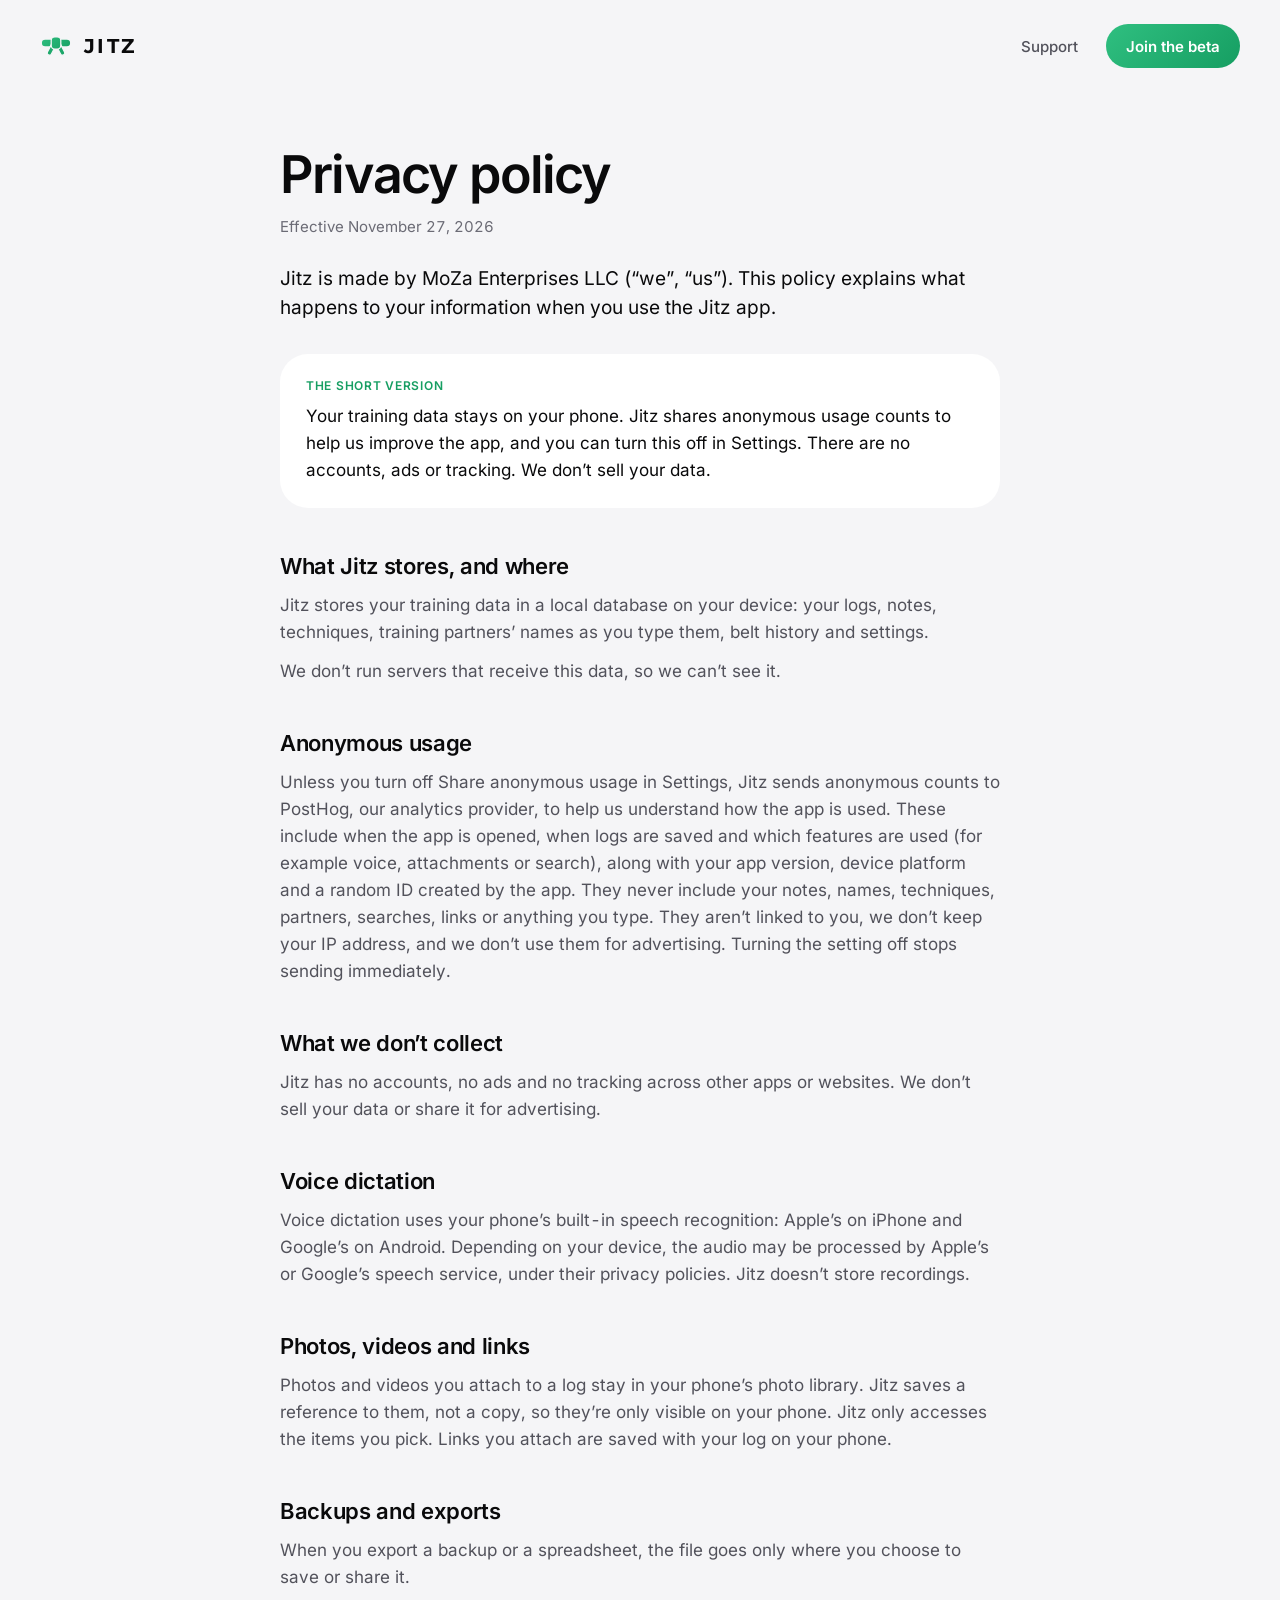
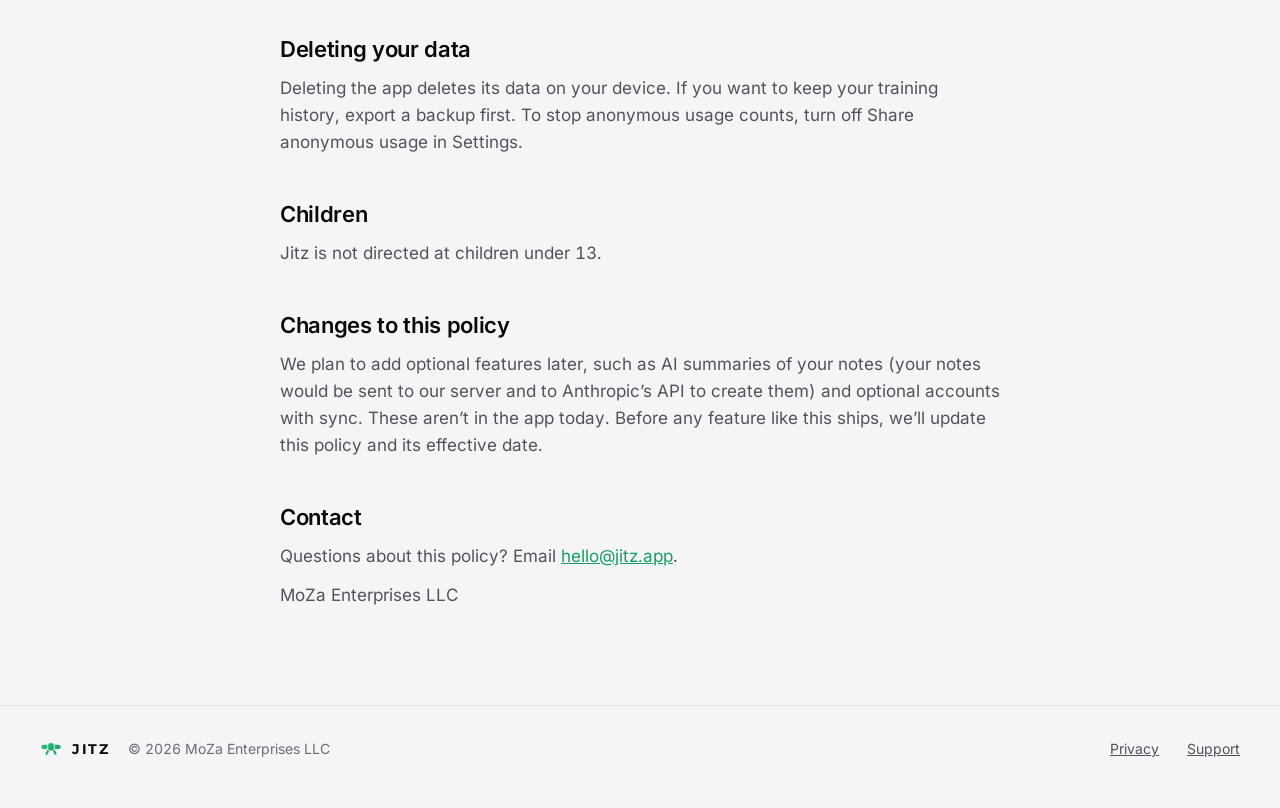
<file: privacy/index.html>
<!doctype html>
<html lang="en">
<head>
<meta charset="utf-8">
<meta name="viewport" content="width=device-width, initial-scale=1">
<title>Privacy policy · Jitz BJJ Training Log</title>
<meta name="description" content="Your training data stays on your phone. No accounts, ads or tracking. Read the Jitz privacy policy.">
<link rel="canonical" href="https://jitz.app/privacy/">
<meta name="theme-color" content="#0a0a0b" media="(prefers-color-scheme: dark)">
<meta name="theme-color" content="#f5f5f7" media="(prefers-color-scheme: light)">
<meta property="og:title" content="Privacy policy · Jitz BJJ Training Log">
<meta property="og:description" content="Your training data stays on your phone. No accounts, ads or tracking. Read the Jitz privacy policy.">
<meta property="og:url" content="https://jitz.app/privacy/">
<meta property="og:type" content="website">
<meta property="og:site_name" content="Jitz">
<meta property="og:image" content="https://jitz.app/assets/og.png">
<meta property="og:image:width" content="1200">
<meta property="og:image:height" content="630">
<meta property="og:image:alt" content="Jitz, a BJJ training log for iPhone and Android">
<meta name="twitter:card" content="summary_large_image">
<link rel="icon" href="/favicon.svg" type="image/svg+xml">
<link rel="icon" href="/favicon-48.png" sizes="48x48" type="image/png">
<link rel="apple-touch-icon" href="/apple-touch-icon.png">
<link rel="preload" href="/assets/fonts/inter.woff2" as="font" type="font/woff2" crossorigin>
<link rel="stylesheet" href="/assets/site.css">
<script src="/assets/beta.js" defer></script>
</head>
<body>
<div class="site" style="background: var(--ground); color: var(--ink); font-family: -apple-system, 'SF Pro Text', Inter, system-ui, sans-serif; font-variant-numeric: tabular-nums; overflow-x: hidden">
<header style="max-width: 1200px; margin: 0 auto; padding: 24px; display: flex; align-items: center; justify-content: space-between; gap: 16px; flex-wrap: wrap">
<a href="/" aria-label="Jitz home" style="display: flex; align-items: center; gap: 12px; text-decoration: none">
<svg viewBox="0 0 100 100" width="32" height="32" aria-hidden="true" style="display:block;overflow:visible"><defs><linearGradient id="kg-nav" gradientUnits="userSpaceOnUse" x1="15" y1="15" x2="85" y2="85"><stop offset="0" style="stop-color:var(--hi)"/><stop offset="1" style="stop-color:var(--lo)"/></linearGradient></defs><g transform="translate(0 -7.5)" fill="url(#kg-nav)"><rect x="6" y="38" width="88" height="20" rx="10"/><rect x="38" y="46" width="14" height="44" rx="7" transform="rotate(28 45 50)" stroke="var(--knot-cut)" stroke-width="4"/><rect x="48" y="46" width="14" height="44" rx="7" transform="rotate(-28 55 50)" stroke="var(--knot-cut)" stroke-width="4"/><rect x="35" y="29" width="30" height="38" rx="11" stroke="var(--knot-cut)" stroke-width="4"/></g></svg>
<span style="font-family: Montserrat, sans-serif; font-size: 20px; line-height: 24px; font-weight: 700; letter-spacing: 0.12em">JITZ</span>
</a>
<nav aria-label="Main" style="display: flex; align-items: center; gap: 28px; font-size: 15px; font-weight: 500">
<a href="/support/" style="color: var(--ink2); text-decoration: none">Support</a>
<a class="beta-head" href="/#beta" style="height: 44px; padding: 0 20px; border-radius: 999px; background: linear-gradient(135deg, var(--hi), var(--lo)); color: var(--on); font-weight: 600; display: inline-flex; align-items: center; text-decoration: none">Join the beta</a>
</nav>
</header>
<main style="max-width: 720px; margin: 0 auto; padding: 56px 24px 72px">
<h1 style="margin: 0; font-size: 52px; line-height: 1.05; font-weight: 600; letter-spacing: -0.035em">Privacy policy</h1>
<p style="margin: 14px 0 0; font-size: 15px; color: var(--ink3)">Effective November 27, 2026</p>
<p style="margin: 28px 0 0; font-size: 19px; line-height: 29px">Jitz is made by MoZa Enterprises LLC (“we”, “us”). This policy explains what happens to your information when you use the Jitz app.</p>
<div style="margin-top: 32px; border-radius: 28px; background: var(--s1); padding: 24px 26px">
<div style="font-size: 12px; font-weight: 600; letter-spacing: 0.06em; text-transform: uppercase; color: var(--acc-text)">The short version</div>
<p style="margin: 10px 0 0; font-size: 17px; line-height: 27px">Your training data stays on your phone. Jitz shares anonymous usage counts to help us improve the app, and you can turn this off in Settings. There are no accounts, ads or tracking. We don’t sell your data.</p>
</div>
<h2 style="margin: 44px 0 0; font-size: 22px; line-height: 28px; font-weight: 600; letter-spacing: -0.015em">What Jitz stores, and where</h2>
<p style="margin: 12px 0 0; font-size: 17px; line-height: 27px; color: var(--ink2)">Jitz stores your training data in a local database on your device: your logs, notes, techniques, training partners’ names as you type them, belt history and settings.</p>
<p style="margin: 12px 0 0; font-size: 17px; line-height: 27px; color: var(--ink2)">We don’t run servers that receive this data, so we can’t see it.</p>
<h2 style="margin: 44px 0 0; font-size: 22px; line-height: 28px; font-weight: 600; letter-spacing: -0.015em">Anonymous usage</h2>
<p style="margin: 12px 0 0; font-size: 17px; line-height: 27px; color: var(--ink2)">Unless you turn off Share anonymous usage in Settings, Jitz sends anonymous counts to PostHog, our analytics provider, to help us understand how the app is used. These include when the app is opened, when logs are saved and which features are used (for example voice, attachments or search), along with your app version, device platform and a random ID created by the app. They never include your notes, names, techniques, partners, searches, links or anything you type. They aren’t linked to you, we don’t keep your IP address, and we don’t use them for advertising. Turning the setting off stops sending immediately.</p>
<h2 style="margin: 44px 0 0; font-size: 22px; line-height: 28px; font-weight: 600; letter-spacing: -0.015em">What we don’t collect</h2>
<p style="margin: 12px 0 0; font-size: 17px; line-height: 27px; color: var(--ink2)">Jitz has no accounts, no ads and no tracking across other apps or websites. We don’t sell your data or share it for advertising.</p>
<h2 style="margin: 44px 0 0; font-size: 22px; line-height: 28px; font-weight: 600; letter-spacing: -0.015em">Voice dictation</h2>
<p style="margin: 12px 0 0; font-size: 17px; line-height: 27px; color: var(--ink2)">Voice dictation uses your phone’s built-in speech recognition: Apple’s on iPhone and Google’s on Android. Depending on your device, the audio may be processed by Apple’s or Google’s speech service, under their privacy policies. Jitz doesn’t store recordings.</p>
<h2 style="margin: 44px 0 0; font-size: 22px; line-height: 28px; font-weight: 600; letter-spacing: -0.015em">Photos, videos and links</h2>
<p style="margin: 12px 0 0; font-size: 17px; line-height: 27px; color: var(--ink2)">Photos and videos you attach to a log stay in your phone’s photo library. Jitz saves a reference to them, not a copy, so they’re only visible on your phone. Jitz only accesses the items you pick. Links you attach are saved with your log on your phone.</p>
<h2 style="margin: 44px 0 0; font-size: 22px; line-height: 28px; font-weight: 600; letter-spacing: -0.015em">Backups and exports</h2>
<p style="margin: 12px 0 0; font-size: 17px; line-height: 27px; color: var(--ink2)">When you export a backup or a spreadsheet, the file goes only where you choose to save or share it.</p>
<h2 style="margin: 44px 0 0; font-size: 22px; line-height: 28px; font-weight: 600; letter-spacing: -0.015em">Deleting your data</h2>
<p style="margin: 12px 0 0; font-size: 17px; line-height: 27px; color: var(--ink2)">Deleting the app deletes its data on your device. If you want to keep your training history, export a backup first. To stop anonymous usage counts, turn off Share anonymous usage in Settings.</p>
<h2 style="margin: 44px 0 0; font-size: 22px; line-height: 28px; font-weight: 600; letter-spacing: -0.015em">Children</h2>
<p style="margin: 12px 0 0; font-size: 17px; line-height: 27px; color: var(--ink2)">Jitz is not directed at children under 13.</p>
<h2 style="margin: 44px 0 0; font-size: 22px; line-height: 28px; font-weight: 600; letter-spacing: -0.015em">Changes to this policy</h2>
<p style="margin: 12px 0 0; font-size: 17px; line-height: 27px; color: var(--ink2)">We plan to add optional features later, such as AI summaries of your notes (your notes would be sent to our server and to Anthropic’s API to create them) and optional accounts with sync. These aren’t in the app today. Before any feature like this ships, we’ll update this policy and its effective date.</p>
<h2 style="margin: 44px 0 0; font-size: 22px; line-height: 28px; font-weight: 600; letter-spacing: -0.015em">Contact</h2>
<p style="margin: 12px 0 0; font-size: 17px; line-height: 27px; color: var(--ink2)">Questions about this policy? Email <a href="mailto:hello@jitz.app" style="color: var(--acc-text)">hello@jitz.app</a>.</p>
<p style="margin: 12px 0 0; font-size: 17px; line-height: 27px; color: var(--ink2)">MoZa Enterprises LLC</p>
</main>
<footer style="border-top: 1px solid var(--hair); margin-top: 24px">
<div style="max-width: 1200px; margin: 0 auto; padding: 32px 24px 48px; display: flex; flex-wrap: wrap; gap: 20px 32px; align-items: center; justify-content: space-between">
<div style="display: flex; align-items: center; gap: 10px; flex-wrap: wrap">
<svg viewBox="0 0 100 100" width="22" height="22" aria-hidden="true" style="display:block;overflow:visible"><defs><linearGradient id="kg-foot" gradientUnits="userSpaceOnUse" x1="15" y1="15" x2="85" y2="85"><stop offset="0" style="stop-color:var(--hi)"/><stop offset="1" style="stop-color:var(--lo)"/></linearGradient></defs><g transform="translate(0 -7.5)" fill="url(#kg-foot)"><rect x="6" y="38" width="88" height="20" rx="10"/><rect x="38" y="46" width="14" height="44" rx="7" transform="rotate(28 45 50)" stroke="var(--knot-cut)" stroke-width="4"/><rect x="48" y="46" width="14" height="44" rx="7" transform="rotate(-28 55 50)" stroke="var(--knot-cut)" stroke-width="4"/><rect x="35" y="29" width="30" height="38" rx="11" stroke="var(--knot-cut)" stroke-width="4"/></g></svg>
<span style="font-family: Montserrat, sans-serif; font-size: 14px; font-weight: 700; letter-spacing: 0.12em">JITZ</span>
<span style="font-size: 14px; color: var(--ink3); margin-left: 8px">© 2026 MoZa Enterprises LLC</span>
</div>
<nav aria-label="Footer" style="display: flex; flex-wrap: wrap; gap: 12px 28px; font-size: 14px">
<a href="/privacy/" style="color: var(--ink2)">Privacy</a>
<a href="/support/" style="color: var(--ink2)">Support</a>
</nav>
</div>
</footer>

</div>

</body>
</html>
</file>
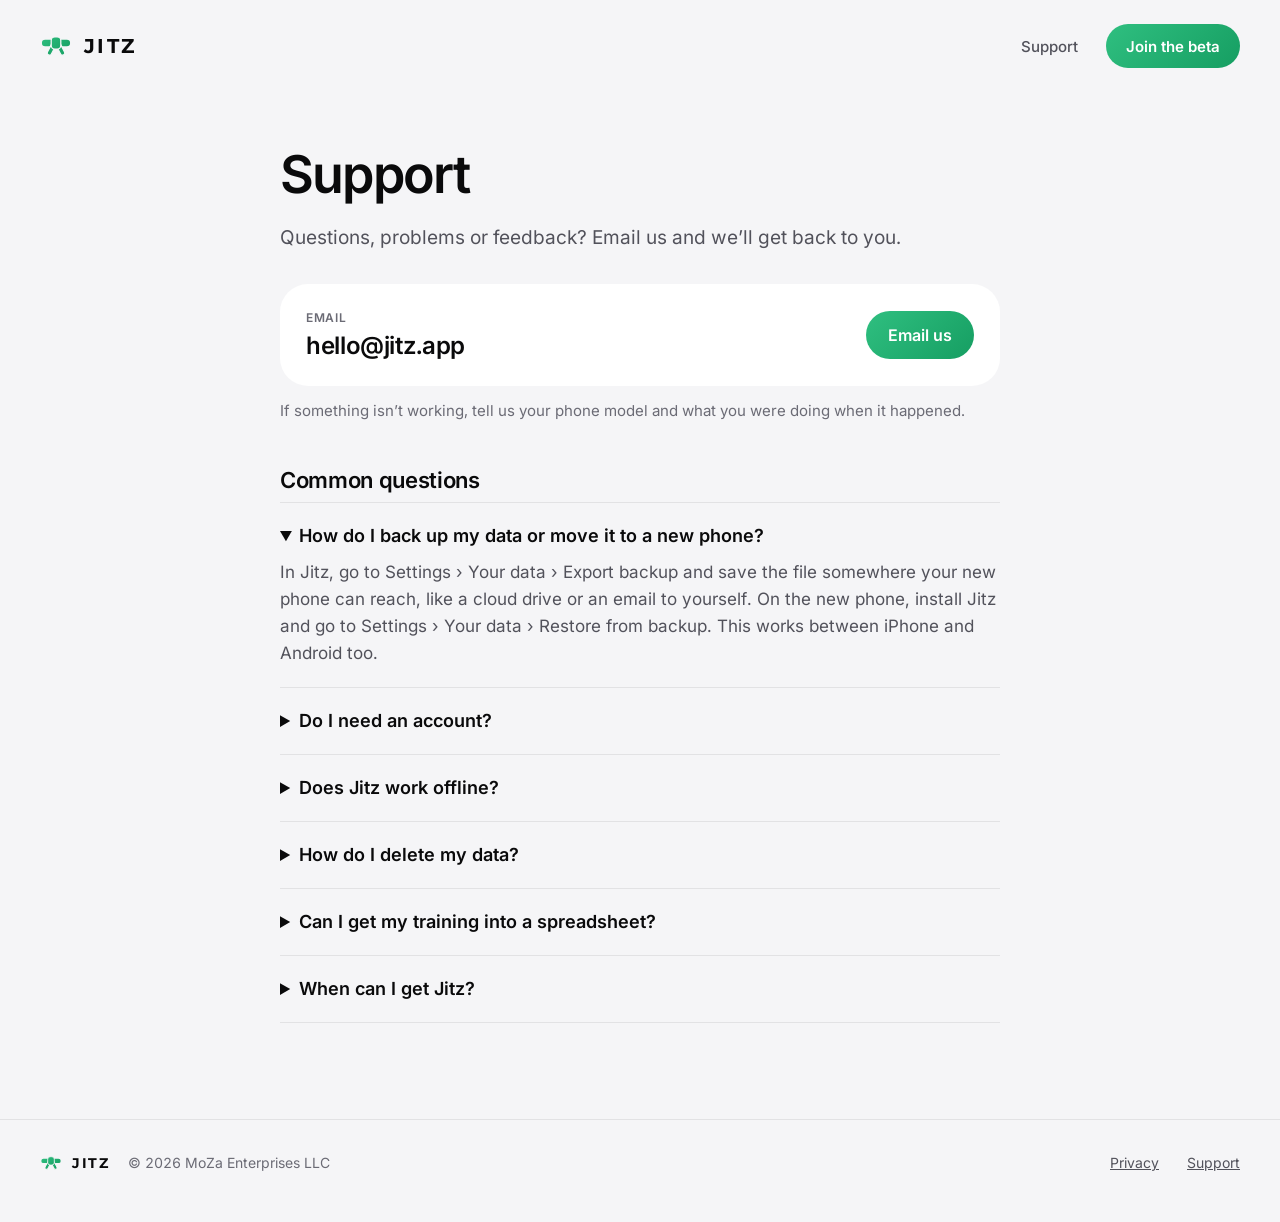
<file: support/index.html>
<!doctype html>
<html lang="en">
<head>
<meta charset="utf-8">
<meta name="viewport" content="width=device-width, initial-scale=1">
<title>Support · Jitz BJJ Training Log</title>
<meta name="description" content="Get help with Jitz. Back up or move your training data, use Jitz offline, and contact us at hello@jitz.app.">
<link rel="canonical" href="https://jitz.app/support/">
<meta name="theme-color" content="#0a0a0b" media="(prefers-color-scheme: dark)">
<meta name="theme-color" content="#f5f5f7" media="(prefers-color-scheme: light)">
<meta property="og:title" content="Support · Jitz BJJ Training Log">
<meta property="og:description" content="Get help with Jitz. Back up or move your training data, use Jitz offline, and contact us at hello@jitz.app.">
<meta property="og:url" content="https://jitz.app/support/">
<meta property="og:type" content="website">
<meta property="og:site_name" content="Jitz">
<meta property="og:image" content="https://jitz.app/assets/og.png">
<meta property="og:image:width" content="1200">
<meta property="og:image:height" content="630">
<meta property="og:image:alt" content="Jitz, a BJJ training log for iPhone and Android">
<meta name="twitter:card" content="summary_large_image">
<link rel="icon" href="/favicon.svg" type="image/svg+xml">
<link rel="icon" href="/favicon-48.png" sizes="48x48" type="image/png">
<link rel="apple-touch-icon" href="/apple-touch-icon.png">
<link rel="preload" href="/assets/fonts/inter.woff2" as="font" type="font/woff2" crossorigin>
<link rel="stylesheet" href="/assets/site.css">
<script src="/assets/beta.js" defer></script>
</head>
<body>
<div class="site" style="background: var(--ground); color: var(--ink); font-family: -apple-system, 'SF Pro Text', Inter, system-ui, sans-serif; font-variant-numeric: tabular-nums; overflow-x: hidden">
<header style="max-width: 1200px; margin: 0 auto; padding: 24px; display: flex; align-items: center; justify-content: space-between; gap: 16px; flex-wrap: wrap">
<a href="/" aria-label="Jitz home" style="display: flex; align-items: center; gap: 12px; text-decoration: none">
<svg viewBox="0 0 100 100" width="32" height="32" aria-hidden="true" style="display:block;overflow:visible"><defs><linearGradient id="kg-nav" gradientUnits="userSpaceOnUse" x1="15" y1="15" x2="85" y2="85"><stop offset="0" style="stop-color:var(--hi)"/><stop offset="1" style="stop-color:var(--lo)"/></linearGradient></defs><g transform="translate(0 -7.5)" fill="url(#kg-nav)"><rect x="6" y="38" width="88" height="20" rx="10"/><rect x="38" y="46" width="14" height="44" rx="7" transform="rotate(28 45 50)" stroke="var(--knot-cut)" stroke-width="4"/><rect x="48" y="46" width="14" height="44" rx="7" transform="rotate(-28 55 50)" stroke="var(--knot-cut)" stroke-width="4"/><rect x="35" y="29" width="30" height="38" rx="11" stroke="var(--knot-cut)" stroke-width="4"/></g></svg>
<span style="font-family: Montserrat, sans-serif; font-size: 20px; line-height: 24px; font-weight: 700; letter-spacing: 0.12em">JITZ</span>
</a>
<nav aria-label="Main" style="display: flex; align-items: center; gap: 28px; font-size: 15px; font-weight: 500">
<a href="/support/" style="color: var(--ink2); text-decoration: none">Support</a>
<a class="beta-head" href="/#beta" style="height: 44px; padding: 0 20px; border-radius: 999px; background: linear-gradient(135deg, var(--hi), var(--lo)); color: var(--on); font-weight: 600; display: inline-flex; align-items: center; text-decoration: none">Join the beta</a>
</nav>
</header>
<main style="max-width: 720px; margin: 0 auto; padding: 56px 24px 72px">
<h1 style="margin: 0; font-size: 52px; line-height: 1.05; font-weight: 600; letter-spacing: -0.035em">Support</h1>
<p style="margin: 20px 0 0; font-size: 19px; line-height: 29px; color: var(--ink2)">Questions, problems or feedback? Email us and we’ll get back to you.</p>
<div style="margin-top: 32px; border-radius: 28px; background: var(--s1); padding: 26px; display: flex; flex-wrap: wrap; align-items: center; justify-content: space-between; gap: 16px">
<div><div style="font-size: 12px; font-weight: 600; letter-spacing: 0.06em; text-transform: uppercase; color: var(--ink3)">Email</div><div style="margin-top: 6px; font-size: 24px; font-weight: 600; letter-spacing: -0.015em">hello@jitz.app</div></div>
<a href="mailto:hello@jitz.app" style="height: 48px; padding: 0 22px; border-radius: 999px; background: linear-gradient(135deg, var(--hi), var(--lo)); color: var(--on); font-size: 16px; font-weight: 600; display: inline-flex; align-items: center; text-decoration: none">Email us</a>
</div>
<p style="margin: 14px 0 0; font-size: 15px; line-height: 22px; color: var(--ink3)">If something isn’t working, tell us your phone model and what you were doing when it happened.</p>
<h2 style="margin: 44px 0 0; font-size: 22px; line-height: 28px; font-weight: 600; letter-spacing: -0.015em; margin-bottom: 8px">Common questions</h2>
<details style="border-top: 1px solid var(--hair); padding: 20px 0" open>
<summary style="cursor: pointer; font-size: 18px; line-height: 26px; font-weight: 600">How do I back up my data or move it to a new phone?</summary>
<p style="margin: 10px 0 0; font-size: 17px; line-height: 27px; color: var(--ink2)">In Jitz, go to Settings › Your data › Export backup and save the file somewhere your new phone can reach, like a cloud drive or an email to yourself. On the new phone, install Jitz and go to Settings › Your data › Restore from backup. This works between iPhone and Android too.</p>
</details>
<details style="border-top: 1px solid var(--hair); padding: 20px 0">
<summary style="cursor: pointer; font-size: 18px; line-height: 26px; font-weight: 600">Do I need an account?</summary>
<p style="margin: 10px 0 0; font-size: 17px; line-height: 27px; color: var(--ink2)">No. Open the app and start logging.</p>
</details>
<details style="border-top: 1px solid var(--hair); padding: 20px 0">
<summary style="cursor: pointer; font-size: 18px; line-height: 26px; font-weight: 600">Does Jitz work offline?</summary>
<p style="margin: 10px 0 0; font-size: 17px; line-height: 27px; color: var(--ink2)">Yes. Your data lives on your phone, so you can log and look back at your training without a connection.</p>
</details>
<details style="border-top: 1px solid var(--hair); padding: 20px 0">
<summary style="cursor: pointer; font-size: 18px; line-height: 26px; font-weight: 600">How do I delete my data?</summary>
<p style="margin: 10px 0 0; font-size: 17px; line-height: 27px; color: var(--ink2)">Delete the app, which deletes its data on your device. Restoring a backup also replaces what’s there. If you want to keep your history, export a backup first.</p>
</details>
<details style="border-top: 1px solid var(--hair); padding: 20px 0">
<summary style="cursor: pointer; font-size: 18px; line-height: 26px; font-weight: 600">Can I get my training into a spreadsheet?</summary>
<p style="margin: 10px 0 0; font-size: 17px; line-height: 27px; color: var(--ink2)">Yes. Jitz can export your training as a spreadsheet file.</p>
</details>
<details style="border-top: 1px solid var(--hair); padding: 20px 0">
<summary style="cursor: pointer; font-size: 18px; line-height: 26px; font-weight: 600">When can I get Jitz?</summary>
<p style="margin: 10px 0 0; font-size: 17px; line-height: 27px; color: var(--ink2)">Jitz is in beta now. On iPhone, join through <a href="https://testflight.apple.com/join/VZxPs2MQ" style="color: var(--acc-text)">TestFlight</a>. On Android, join through <a href="https://play.google.com/apps/testing/app.jitz" style="color: var(--acc-text)">Google Play</a>.</p>
</details>
<div style="border-top: 1px solid var(--hair)"></div>
</main>
<footer style="border-top: 1px solid var(--hair); margin-top: 24px">
<div style="max-width: 1200px; margin: 0 auto; padding: 32px 24px 48px; display: flex; flex-wrap: wrap; gap: 20px 32px; align-items: center; justify-content: space-between">
<div style="display: flex; align-items: center; gap: 10px; flex-wrap: wrap">
<svg viewBox="0 0 100 100" width="22" height="22" aria-hidden="true" style="display:block;overflow:visible"><defs><linearGradient id="kg-foot" gradientUnits="userSpaceOnUse" x1="15" y1="15" x2="85" y2="85"><stop offset="0" style="stop-color:var(--hi)"/><stop offset="1" style="stop-color:var(--lo)"/></linearGradient></defs><g transform="translate(0 -7.5)" fill="url(#kg-foot)"><rect x="6" y="38" width="88" height="20" rx="10"/><rect x="38" y="46" width="14" height="44" rx="7" transform="rotate(28 45 50)" stroke="var(--knot-cut)" stroke-width="4"/><rect x="48" y="46" width="14" height="44" rx="7" transform="rotate(-28 55 50)" stroke="var(--knot-cut)" stroke-width="4"/><rect x="35" y="29" width="30" height="38" rx="11" stroke="var(--knot-cut)" stroke-width="4"/></g></svg>
<span style="font-family: Montserrat, sans-serif; font-size: 14px; font-weight: 700; letter-spacing: 0.12em">JITZ</span>
<span style="font-size: 14px; color: var(--ink3); margin-left: 8px">© 2026 MoZa Enterprises LLC</span>
</div>
<nav aria-label="Footer" style="display: flex; flex-wrap: wrap; gap: 12px 28px; font-size: 14px">
<a href="/privacy/" style="color: var(--ink2)">Privacy</a>
<a href="/support/" style="color: var(--ink2)">Support</a>
</nav>
</div>
</footer>

</div>

</body>
</html>
</file>
<file: assets/site.css>
@font-face{font-family:Inter;src:url(/assets/fonts/inter.woff2) format("woff2");font-weight:100 900;font-display:swap}
@font-face{font-family:Montserrat;src:url(/assets/fonts/montserrat-700.woff2) format("woff2");font-weight:700;font-display:swap}
:root{color-scheme:dark light}
html,body{margin:0}
body{background:#0a0a0b}
.site{--ground:#0a0a0b;--s1:#161619;--s2:#1f1f24;--s3:#2a2a31;--hair:rgba(255,255,255,0.08);--ink:#f4f4f5;--ink2:#a1a1aa;--ink3:#8a8a93;--bezel:#1c1c20;--shadow:rgba(0,0,0,0.6);--hi:#9ff2c9;--lo:#3fd392;--on:#0a0a0b;--acc-text:#9ff2c9;--glow:rgba(63,211,146,0.14);--knot-cut:#0a0a0b;min-height:100vh}
@media (prefers-color-scheme: light){body{background:#f5f5f7}.site{--ground:#f5f5f7;--s1:#ffffff;--s2:#ededf0;--s3:#e2e2e7;--hair:rgba(10,10,11,0.08);--ink:#0a0a0b;--ink2:#52525b;--ink3:#6b6b75;--shadow:rgba(10,10,11,0.18);--hi:#2fbf80;--lo:#169e62;--on:#ffffff;--acc-text:#169e62;--glow:rgba(22,158,98,0.14);--knot-cut:#f5f5f7}}
a{color:inherit}
a:focus-visible,summary:focus-visible{outline:2px solid var(--lo);outline-offset:3px;border-radius:6px}
img{max-width:none}
@media (max-width: 760px){.popwrap{padding:0 !important}.pop{display:none}h1{font-size:48px !important}h2{font-size:34px !important}}

.gb{position:relative;height:52px;min-width:250px;box-sizing:border-box;padding:0 24px;border-radius:999px;background:color-mix(in srgb,var(--lo) 14%,transparent);color:var(--acc-text);font-size:17px;font-weight:600;display:inline-flex;align-items:center;justify-content:center;gap:10px;text-decoration:none;--gb:linear-gradient(to bottom right,#ffffff 0%,var(--hi) 24%,var(--hi) 76%,#ffffff 100%)}
.gb::before{content:"";position:absolute;inset:0;border-radius:inherit;padding:1.5px;background:var(--gb);-webkit-mask:linear-gradient(#000 0 0) content-box,linear-gradient(#000 0 0);-webkit-mask-composite:xor;mask-composite:exclude;pointer-events:none}
.gb:hover{background:color-mix(in srgb,var(--lo) 22%,transparent)}
.beta-one{display:flex;flex-direction:column;align-items:center;gap:4px;width:100%}
.beta-one .gb{width:100%}
.beta-alt{font-size:15px;color:var(--ink2);display:flex;align-items:center;justify-content:center;flex-wrap:wrap}
.beta-alt a{color:var(--acc-text);font-weight:600;text-decoration:none;display:inline-flex;align-items:center;min-height:44px;padding:0 8px;margin:0 -8px}
@media (prefers-color-scheme: light){.gb{--gb:linear-gradient(to bottom right,#3f3f46 0%,var(--lo) 24%,var(--lo) 76%,#3f3f46 100%)}}
.beta.is-one{display:block !important;width:100%;align-self:stretch}
</file>
